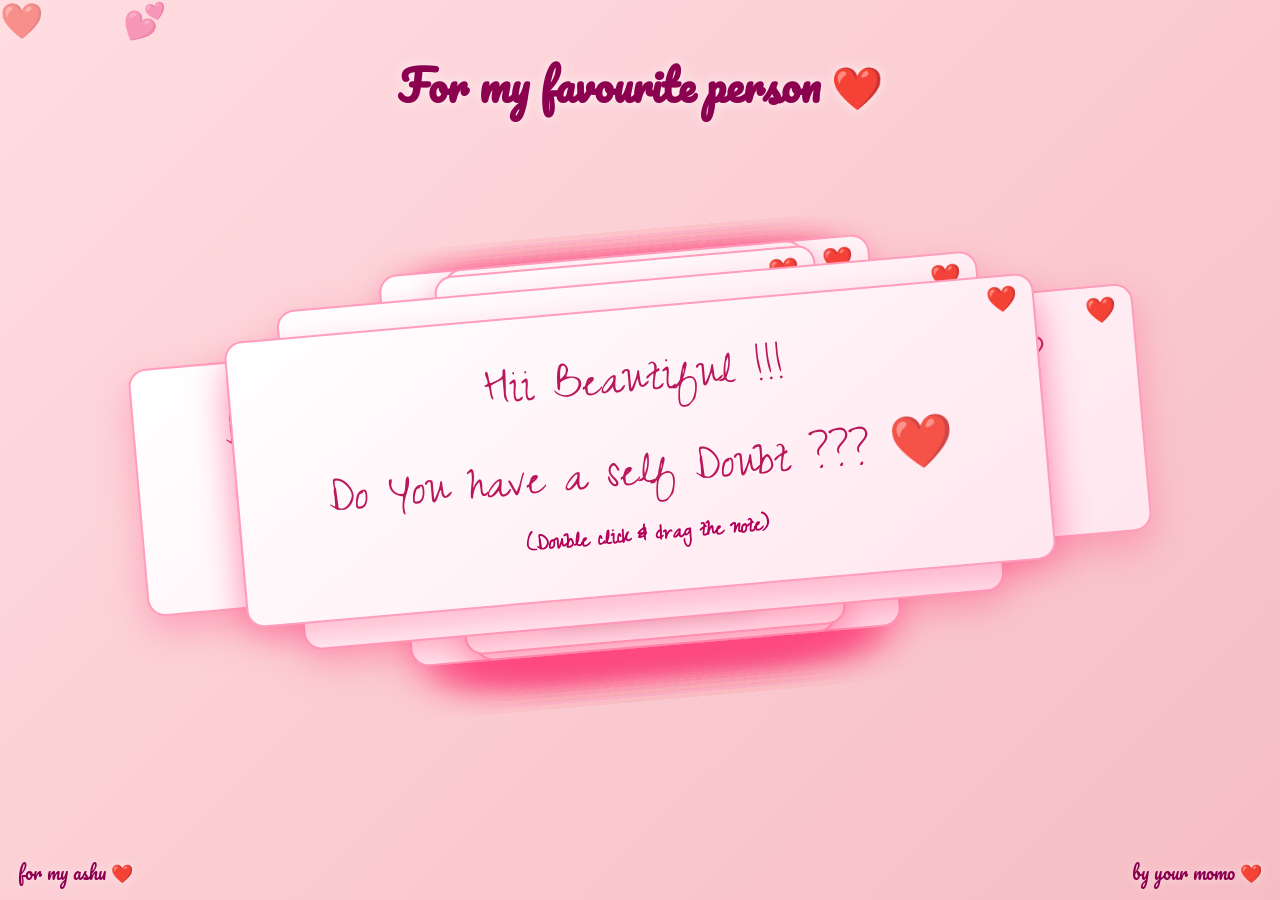
<file: index.html>
<!DOCTYPE html>
<html lang="en" >
<head>
  <meta charset="UTF-8">
  <title>For my ashu ❤️</title>
  <link rel='stylesheet' href='https://fonts.googleapis.com/css2?family=Short+Stack&amp;family=Homemade+Apple&amp;display=swap'><link rel="stylesheet" href="./style.css">

</head>
<body>
  <h1 class="main-title">For my favourite person ❤️</h1>
<!-- partial:index.partial.html -->
<div class="paper heart">
</div>

<div class="paper">
  <p>Do you really think she should doubt yourself?</p>
  <p>Aahaaaannn....</p>
</div>

<div class="paper">
  <p>The world may not say it enough,</p>
  <p>but she is genuinely wonderful ❤️</p>
</div>


<div class="paper image">
  <p>Isn't she precious?</p>
  <img src="images/precious.jpg" />
  <p>core of my world ❤️</p>
</div>

<div class="paper image">
  <p>Isn't she tempting?</p>
  <img src="images/smile.jpg" />
  <p>Just her smile ❤️</p>
</div>


<div class="paper image">
  <p>Isn't she comforting?</p>
  <img src="images/soft.jpg" />
  <p>Her presence feels comfort ❤️</p>
</div>

<div class="paper image">
  <p>Isn't she special?</p>
  <img src="images/special.jpg" />
  <p>kind of person life gifts rarely ❤️</p>
</div>

<div class="paper image">
  <p>Isn't she calmness?</p>
  <img src="images/eyes.jpg" />
  <p>Look at her eyes 🌙</p>
</div>

<div class="paper image">
  <p>Isn't she peace?</p>
  <img src="images/peace.jpg" />
  <p>More than a temple ❤️</p>
</div>

<div class="paper image">
  <img src="images/love.jpg" />
  <p>So hard to not love her ❤️</p>
  <p>So easy to get attract to</p>
</div>

<div class="paper image">
  <p>Isn't she lovable?</p>
  <img src="images/flirt.jpg" />
  <p>All the time. Every single day ❤️</p>
</div>

<div class="paper image">
  <p>Isn't she the cutest?</p>
  <img src="images/cute.jpg" />
  <p>Cuter than every teddy bear 🧸</p>
</div>

<div class="paper image">
  <p>Isn't she elegant ?</p>
  <img src="images/glam.jpg" />
  <p> She carry Elegance so naturally  ❤️</p>
</div>

<div class="paper image">
  <p>Isn't she Magical?</p>
  <img src="images/black.png" />
  <p>She in black = pure magic 🖤</p>
</div>

<div class="paper image">
  <p>Isn't she sunshine?</p>
  <img src="images/yellow.jpg" />
  <p>Brighter than a sunflower 🌻</p>
</div>

<div class="paper image">
  <p>Isn't she the sweetest?</p>
  <img src="images/sweet.jpg" />
  <p>Sweeter than Dairy Milk Silk Oreo 🍫</p>
</div>

<div class="paper image">
  <p>Isn't she beautiful?</p>
  <img src="images/beauty.jpg" />
  <p>The most beautiful soul ❤️</p>
</div>

<div class="paper">
  <p> Lets Goooo..</p>
  <img src="images/Doubt.jpg" />
</div>

<div class="paper">
  <p>You Know....</p>
  <p>There is a magic in you ❤️</p>
   <p> Wanna See that ? </p>
</div>

<div class="paper">
  <p> Hii Beautiful !!! </p>
  <p> Do You have a self Doubt ??? ❤️</p>
  <p class="hint">(Double click & drag the note)</p>
</div>

<!-- partial -->
  <script  src="./script.js"></script>
<div class="left-watermark">for my ashu ❤️</div>
  <div class="watermark">by your momo ❤️</div>
</body>
</html>
</file>
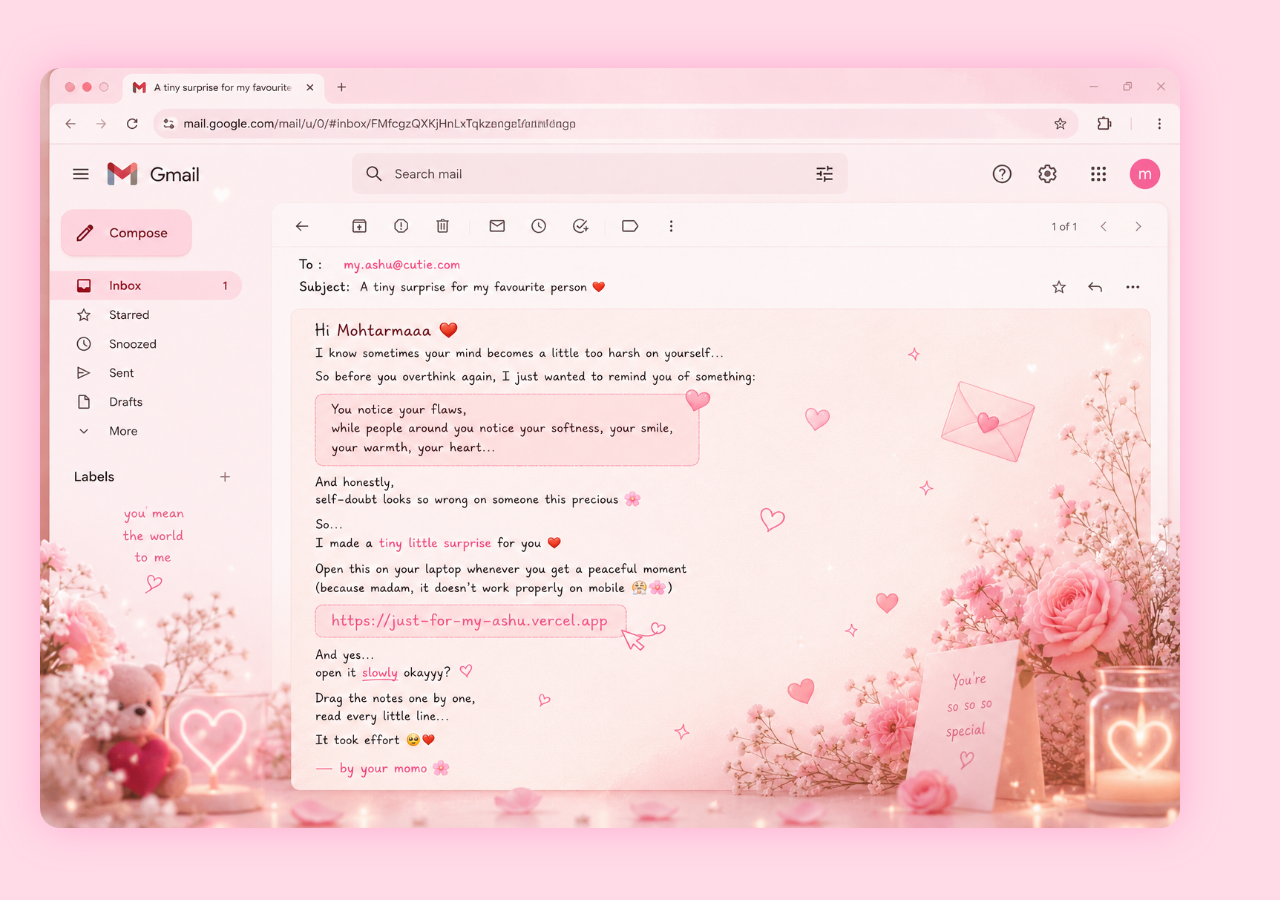
<file: mail.html>
<!DOCTYPE html>
<html>

<head>
  <title>A tiny surprise ❤️</title>

  <style>
    body{
      margin:0;
      background:#ffdbe7;
      display:flex;
      justify-content:center;
      align-items:center;
      height:100vh;
    }

    img{
      width:95%;
      max-width:1200px;
      border-radius:20px;
      cursor:pointer;
      box-shadow:0 0 40px rgba(255,105,180,0.4);
    }
  </style>
</head>

<body>

<a href="https://just-for-my-ashu.vercel.app">
  <img src="mail.png">
</a>

</body>
</html>
</file>
<file: style.css>
@import url('https://fonts.googleapis.com/css2?family=Zeyada&family=Pacifico&display=swap');

body {
  height: 100vh;
  margin: 0;
  overflow: hidden;
  display: flex;
  align-items: center;
  justify-content: center;
  background: linear-gradient(135deg, #ffdde1, #ee9ca7, #ffd6e8);
  background-size: 400% 400%;
  animation: romanticBg 10s ease infinite;
}

@keyframes romanticBg {
  0% { background-position: 0% 50%; }
  50% { background-position: 100% 50%; }
  100% { background-position: 0% 50%; }
}

body::before {
  content: "❤️ 💕 💖 💘 💝 ❤️ 💕 💖 💘 💝 ❤️ 💕";
  position: fixed;
  top: -40px;
  left: 0;
  width: 100%;
  font-size: 35px;
  letter-spacing: 35px;
  animation: floatingHearts 8s linear infinite;
  opacity: 0.5;
  pointer-events: none;
}

@keyframes floatingHearts {
  from { transform: translateY(-50px); }
  to { transform: translateY(110vh); }
}

.paper {
  background: #fff8fb;
  background-image: linear-gradient(145deg, #fff, #ffe6ef);
  padding: 25px 80px;
  border-radius: 18px;
  border: 2px solid #ff9ebc;
  box-shadow: 0 15px 35px rgba(255, 75, 130, 0.35);
  position: absolute;
  transform: rotateZ(-5deg);
  touch-action: none;
}

.paper::before {
  content: "❤️";
  position: absolute;
  top: 8px;
  right: 15px;
  font-size: 25px;
  color: #ff4f8b;
}

.paper.heart {
  width: 200px;
  height: 200px;
  padding: 0;
  border-radius: 50%;
  background: radial-gradient(circle, #ffb6c1, #ff4f8b);
}

.paper.heart::after {
  content: "❤️";
  font-size: 90px;
  width: 100%;
  height: 100%;
  position: absolute;
  display: flex;
  align-items: center;
  justify-content: center;
}

.paper.image {
  padding: 12px;
}

.paper.image p {
  font-size: 32px;
}

img {
  max-height: 220px;
  width: 100%;
  border-radius: 15px;
  user-select: none;
  box-shadow: 0 8px 20px rgba(0,0,0,0.2);
}

p {
  font-family: 'Zeyada', cursive;
  font-size: 52px;
  color: #b3004b;
  opacity: 0.9;
  user-select: none;
  text-align: center;
  margin: 10px;
}

.watermark {
  position: fixed;
  bottom: 12px;
  right: 18px;
  font-size: 18px;
  font-family: 'Pacifico', cursive;
  color: #8b004f;
  text-shadow: 0 0 8px rgba(255, 255, 255, 0.5);
  z-index: 9999;
  pointer-events: none;
  animation: glow 2s ease-in-out infinite alternate;
}

@keyframes glow {
  from {
    opacity: 0.6;
    transform: scale(1);
  }

  to {
    opacity: 1;
    transform: scale(1.05);
  }
}

.main-title {
  position: fixed;
  top: 20px;
  width: 100%;
  text-align: center;
  font-size: 42px;
  font-family: 'Pacifico', cursive;
  color: #8b004f;
  text-shadow: 0 0 12px rgba(255,255,255,0.7);
  z-index: 9999;
  animation: fadeGlow 2s ease-in-out infinite alternate;
}

@keyframes fadeGlow {
  from {
    opacity: 0.8;
    transform: scale(1);
  }

  to {
    opacity: 1;
    transform: scale(1.03);
  }
}

.left-watermark {
  position: fixed;
  bottom: 12px;
  left: 18px;
  font-size: 18px;
  font-family: 'Pacifico', cursive;
  color: #8b004f;
  text-shadow: 0 0 8px rgba(255,255,255,0.5);
  z-index: 9999;
  pointer-events: none;
  animation: glow 2s ease-in-out infinite alternate;
}

.hint{
  font-size: 24px !important;
  font-weight: bold;
  color: #b30059;
  opacity: 1;
  margin-top: -10px;
  text-shadow: 0 0 4px rgba(255,255,255,0.6);
}

html, body {
  touch-action: none;
  overflow: hidden;
}
</file>
